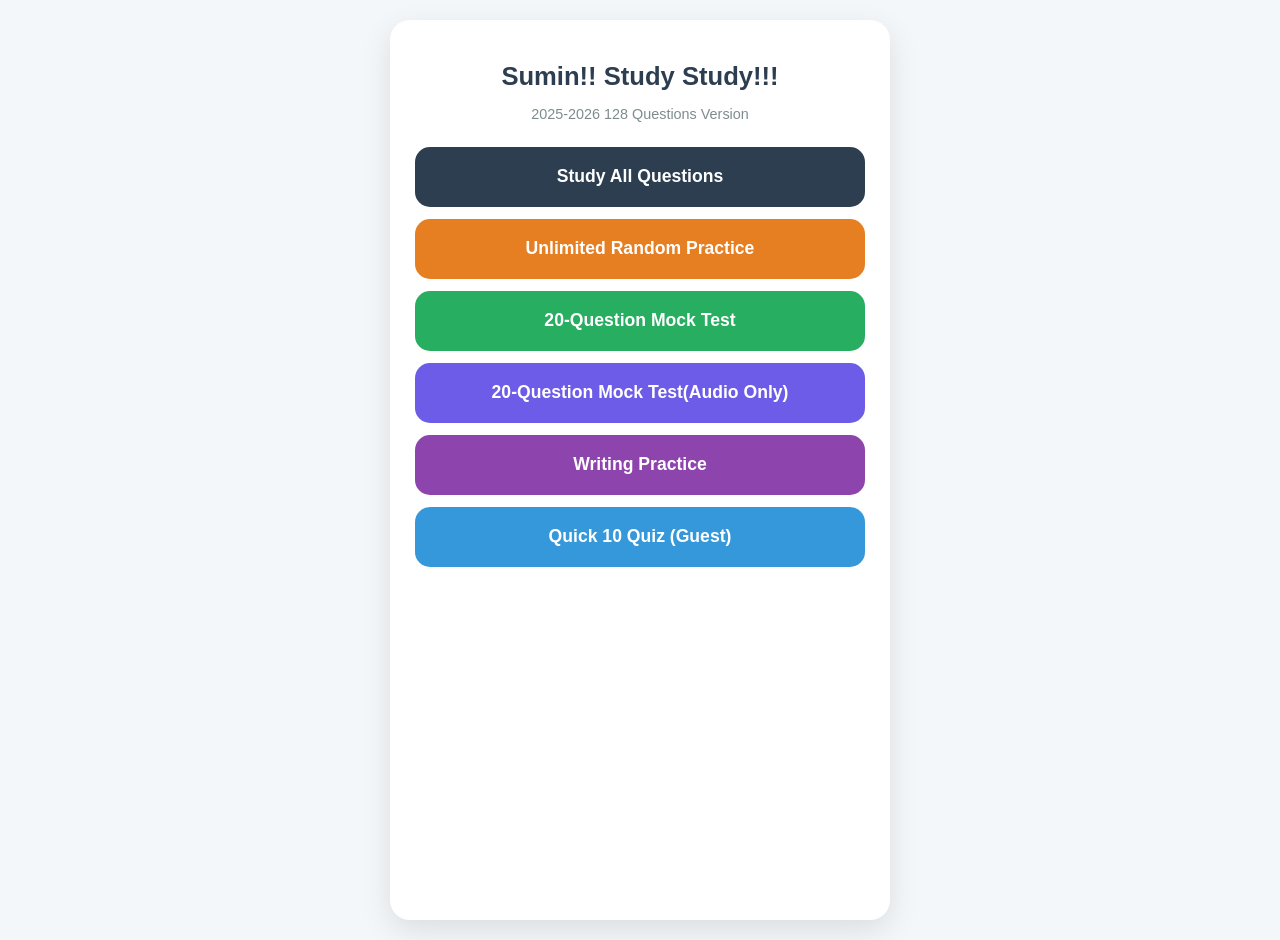
<file: index.html>
<!DOCTYPE html>
<html lang="En">
<head>
    <meta charset="UTF-8">
    <meta name="viewport" content="width=device-width, initial-scale=1.0, maximum-scale=1.0, user-scalable=no">
    <title>Sumin!! Study Study!!!</title>
    <link rel="stylesheet" href="style.css">
</head>
<body>
    <div class="card">
        <h1>Sumin!! Study Study!!!</h1>
        <p class="subtitle">2025-2026 128 Questions Version</p>
        <div style="margin-top: 20px;">
            <a href="study_list.html" class="btn" style="background: var(--secondary); color: white;">Study All Questions</a>
            <a href="random_drill.html" class="btn" style="background: var(--accent); color: white;">Unlimited Random Practice</a>
            <a href="mock_exam.html" class="btn" style="background: var(--success); color: white;">20-Question Mock Test</a>
            <a href="listening_test.html" class="btn" style="background: #6c5ce7; color: white;">20-Question Mock Test(Audio Only)</a>
            <a href="writing_test.html" class="btn" style="background: var(--writing); color: white;">Writing Practice</a>
            <a href="mock_exam_quick.html" class="btn" style="background: var(--primary); color: white;">Quick 10 Quiz (Guest)</a>
            
        </div>
    </div>
</body>
</html>
</file>
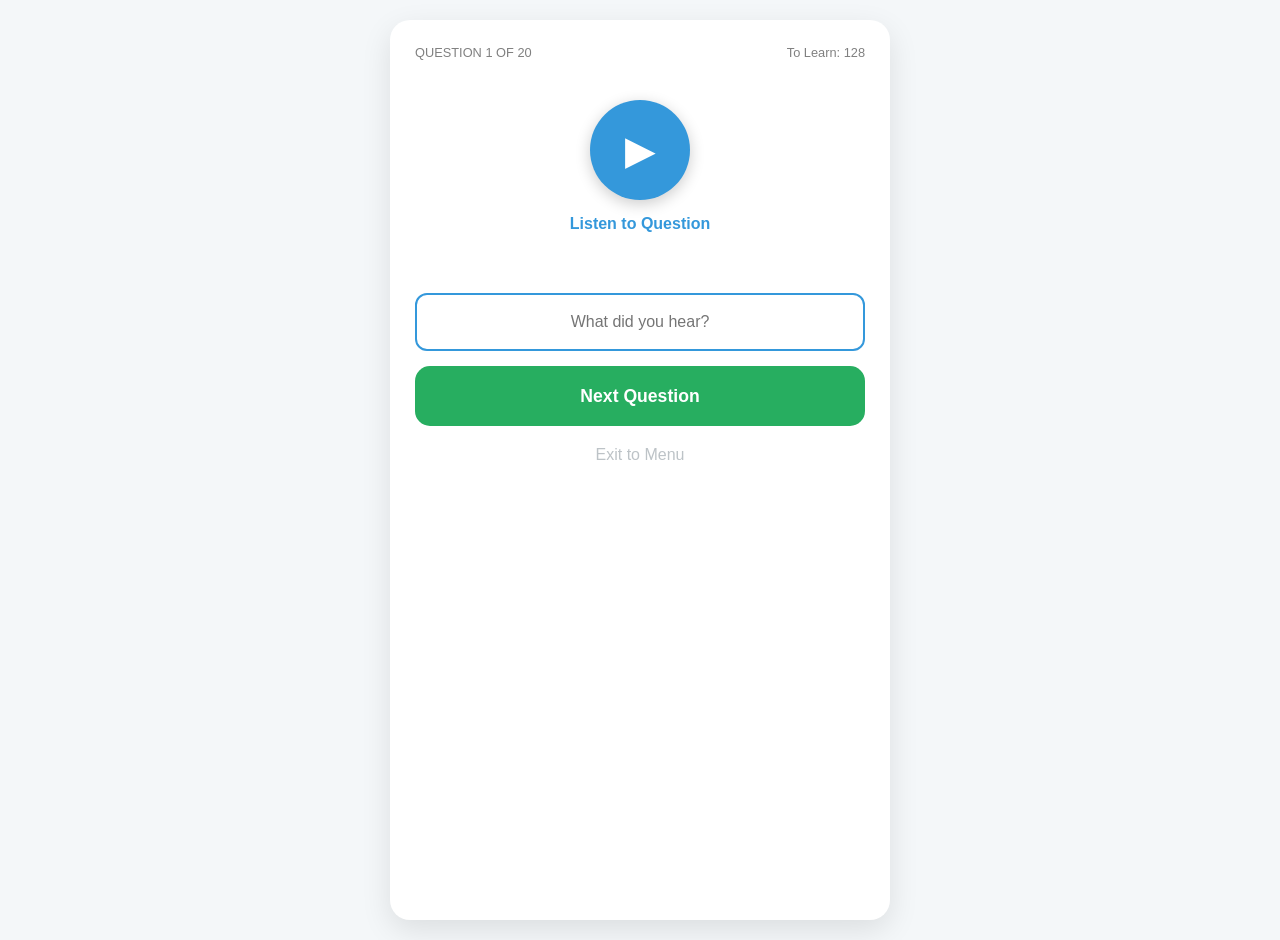
<file: listening_test.html>
<!DOCTYPE html>
<html lang="en">
<head>
    <meta charset="UTF-8">
    <meta name="viewport" content="width=device-width, initial-scale=1.0, maximum-scale=1.0, user-scalable=no">
    <title>Listening Test</title>
    <link rel="stylesheet" href="style.css">
    <script src="questions.js"></script>
    <script src="utils.js"></script>
    <script src="mastery.js"></script>
</head>
<body>
    <div class="card">
        <div id="exam-ui">
            <div id="exam-info" style="display:flex; justify-content:space-between; font-size:0.8rem; color:gray; margin-bottom:10px;">
                <span id="p-text"></span>
                <span id="remaining-info"></span>
            </div>
            
            <div style="text-align:center; margin: 40px 0;">
                <button onclick="playNow()" style="background:var(--primary); border:none; border-radius:50%; width:100px; height:100px; cursor:pointer; font-size:40px; color:white; box-shadow: 0 4px 15px rgba(0,0,0,0.2);">▶</button>
                <p style="margin-top:15px; color:var(--primary); font-weight:bold;">Listen to Question</p>
            </div>
            
            <div id="q-text" style="display:none;"></div> 

            <input type="text" id="user-ans" placeholder="What did you hear?" autocomplete="off" style="margin-top:20px;">
            <button class="btn" style="background:var(--success); color:white;" onclick="next()">Next Question</button>
        </div>

        <div id="result-ui" style="display:none;">
            <h1>Listening Result</h1>
            <h2 id="score" style="text-align:center; color:var(--primary); font-size:2.5rem; margin:10px 0;"></h2>
            <p id="pass-fail" style="text-align:center; font-weight:bold; margin-bottom:10px;"></p>
            <div id="mastery-info" style="text-align:center; font-size:0.9rem; margin-bottom:20px; color:#666;"></div>
            
            <div id="review" style="font-size:0.85rem; max-height:35vh; overflow-y:auto; border-top:1px solid #eee;"></div>
            
            <button class="btn" style="background:var(--primary); color:white; margin-top:20px;" onclick="location.reload()">Next 20 Questions</button>
            <button class="btn" style="background:var(--secondary); color:white; margin-top:10px;" onclick="resetMastery()">Reset All Progress</button>
        </div>
        <a href="index.html" class="back-link">Exit to Menu</a>
    </div>

  <script>
    // mastery.js 함수 사용
    let availableQs = getAvailableQuestions(quizData);
    
    if (availableQs.length === 0) {
        alert("All questions mastered! Resetting for review.");
        if(resetAllProgress()) location.reload();
    }

    let examCount = Math.min(20, availableQs.length);
    let qs = [...availableQs].sort(() => Math.random() - 0.5).slice(0, examCount);
    
    let idx = 0, userAns = [], sessionCorrectIds = [];

    function show() {
        document.getElementById('p-text').innerText = `QUESTION ${idx + 1} OF ${examCount}`;
        document.getElementById('remaining-info').innerText = `To Learn: ${availableQs.length}`;
        document.getElementById('user-ans').value = "";
        document.getElementById('user-ans').focus();
        setTimeout(playNow, 500);
    }

    function playNow() { playQuestionAudio(qs[idx].id); }

    function next() {
        const currentAns = document.getElementById('user-ans').value;
        userAns.push(currentAns);
        
        if (checkIsCorrect(currentAns, qs[idx].a, qs[idx].q)) {
            sessionCorrectIds.push(qs[idx].id);
        }
        if (++idx < examCount) show(); else finish();
    }

    function finish() {
        // 일괄 저장
        saveMultipleMasteredIds(sessionCorrectIds);

        document.getElementById('exam-ui').style.display = 'none';
        document.getElementById('result-ui').style.display = 'block';
        
        let score = 0, html = "";
        qs.forEach((q, i) => {
            const isCorrect = checkIsCorrect(userAns[i], q.a, q.q);
            if (isCorrect) score++;
            html += `<div style="border-bottom:1px solid #eee; padding:12px 0;">
                <div style="font-weight:bold;">${q.id}. ${q.q}</div>
                <div style="color:${isCorrect ? 'var(--success)' : '#e74c3c'}">My: ${userAns[i] || "(Empty)"} ${isCorrect ? '✓' : '✗'}</div>
                <div style="color:gray; font-size:0.8rem;">A: ${q.a}</div>
            </div>`;
        });

        const stats = getMasteryStats(quizData.length);
        document.getElementById('score').innerText = `${score} / ${examCount}`;
        document.getElementById('mastery-info').innerText = `Progress: ${stats.count} / ${quizData.length} Mastered (${stats.percent}%)`;
        
        const pf = document.getElementById('pass-fail');
        pf.innerText = score >= (examCount * 0.6) ? "GOOD JOB!" : "KEEP LISTENING!";
        pf.style.color = score >= (examCount * 0.6) ? "var(--success)" : "#e74c3c";
        document.getElementById('review').innerHTML = html;
    }

    function resetMastery() {
        if(resetAllProgress()) location.reload();
    }

    document.getElementById('user-ans').addEventListener('keypress', (e) => { if(e.key==='Enter') next(); });
    show();
</script>
</body>
</html>
</file>
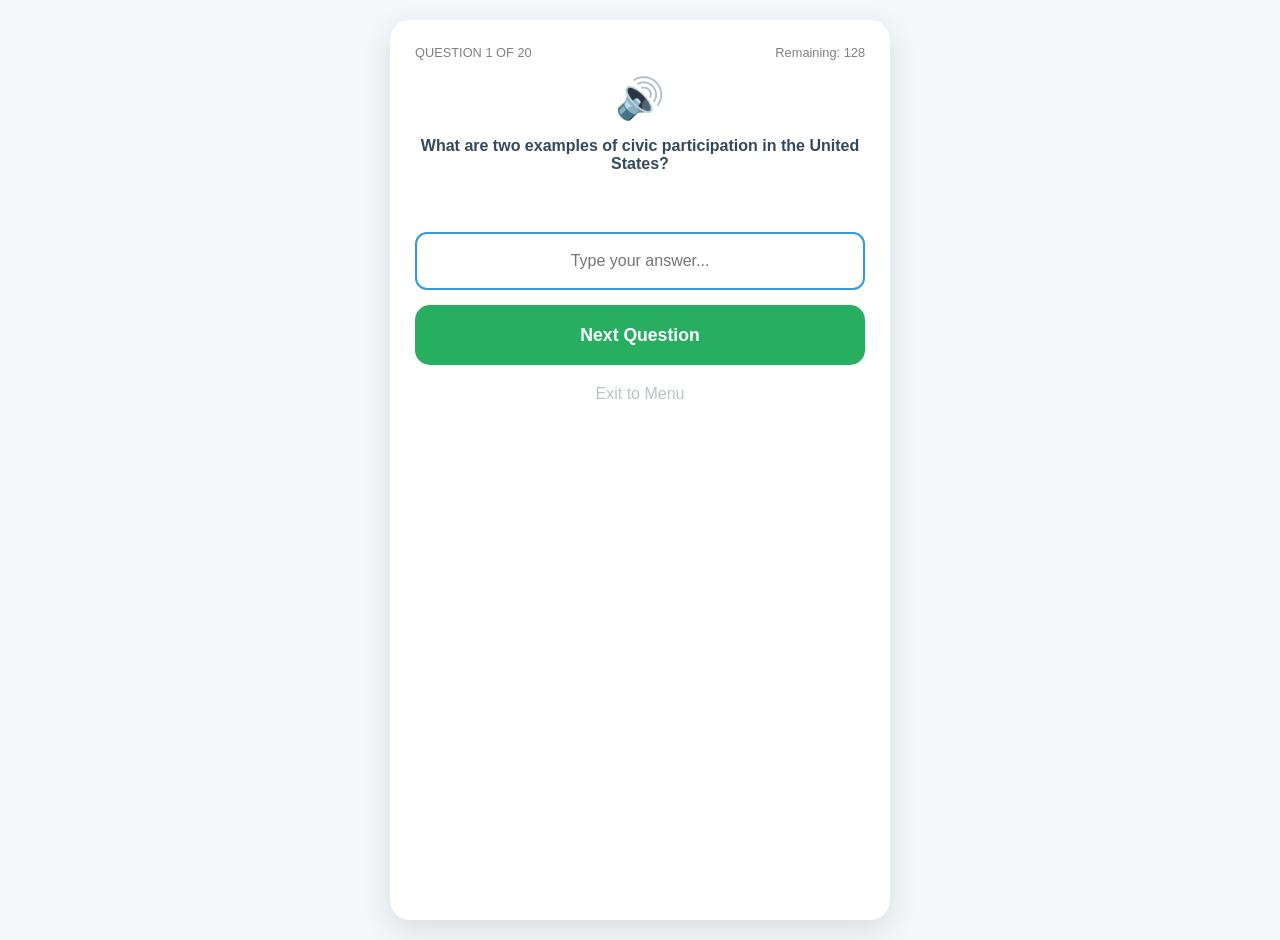
<file: mock_exam.html>
<!DOCTYPE html>
<html lang="en">
<head>
    <meta charset="UTF-8">
    <meta name="viewport" content="width=device-width, initial-scale=1.0, maximum-scale=1.0, user-scalable=no">
    <title>Mock Exam</title>
    <link rel="stylesheet" href="style.css">
    <script src="questions.js"></script>
    <script src="utils.js"></script>
    <script src="mastery.js"></script>
</head>
<body>
    <div class="card">
        <div id="exam-ui">
            <div id="exam-info" style="display:flex; justify-content:space-between; font-size:0.8rem; color:gray; margin-bottom:10px;">
                <span id="p-text"></span>
                <span id="remaining-info"></span>
            </div>
            
            <div style="text-align:center; margin: 15px 0;">
                <span class="speaker-icon" onclick="speakNow()" style="font-size: 40px; cursor: pointer;">🔊</span>
            </div>
            
            <div id="q-text" class="question" style="margin-bottom:20px; min-height:60px; text-align:center;"></div>
            <input type="text" id="user-ans" placeholder="Type your answer..." autocomplete="off">
            <button class="btn" style="background:var(--success); color:white;" onclick="next()">Next Question</button>
        </div>

        <div id="result-ui" style="display:none;">
            <h1>Exam Result</h1>
            <h2 id="score" style="text-align:center; color:var(--primary); font-size:2.5rem; margin:10px 0;"></h2>
            <p id="pass-fail" style="text-align:center; font-weight:bold; margin-bottom:10px;"></p>
            
            <div id="mastery-info" style="text-align:center; font-size:0.9rem; margin-bottom:20px; color:#666;"></div>
            
            <div id="review" style="font-size:0.85rem; max-height:35vh; overflow-y:auto; border-top:1px solid #eee;"></div>
            
            <button class="btn" style="background:var(--primary); color:white; margin-top:20px;" onclick="location.reload()">Next 20 Questions</button>
            <button class="btn" style="background:var(--secondary); color:white; margin-top:10px;" onclick="resetMastery()">Reset All Progress</button>
        </div>
        <a href="index.html" class="back-link">Exit to Menu</a>
    </div>

  <script>
    // mastery.js 함수 사용
    let availableQs = getAvailableQuestions(quizData);
    
    if (availableQs.length === 0) {
        alert("Congratulations! You've mastered all questions. Resetting for review.");
        if(resetAllProgress()) location.reload();
    }

    let examCount = Math.min(20, availableQs.length);
    let qs = [...availableQs].sort(() => Math.random() - 0.5).slice(0, examCount);
    
    let idx = 0, userAns = [], sessionCorrectIds = [];

    function show() {
        document.getElementById('p-text').innerText = `QUESTION ${idx + 1} OF ${examCount}`;
        document.getElementById('remaining-info').innerText = `Remaining: ${availableQs.length}`;
        document.getElementById('q-text').innerText = qs[idx].q;
        document.getElementById('user-ans').value = "";
        document.getElementById('user-ans').focus();
        setTimeout(speakNow, 500);
    }

    function speakNow() { playQuestionAudio ? playQuestionAudio(qs[idx].id) : speakText(qs[idx].q); }

    function next() {
        const currentAns = document.getElementById('user-ans').value;
        userAns.push(currentAns);
        
        if (checkIsCorrect(currentAns, qs[idx].a, qs[idx].q)) {
            sessionCorrectIds.push(qs[idx].id);
        }
        if (++idx < examCount) show(); else finish();
    }

    function finish() {
        if(window.speechSynthesis) window.speechSynthesis.cancel();
        
        // 맞힌 문제들 일괄 저장
        saveMultipleMasteredIds(sessionCorrectIds);

        document.getElementById('exam-ui').style.display = 'none';
        document.getElementById('result-ui').style.display = 'block';
        
        let score = 0, html = "";
        qs.forEach((q, i) => {
            const isCorrect = checkIsCorrect(userAns[i], q.a, q.q);
            if (isCorrect) score++;
            html += `<div style="border-bottom:1px solid #eee; padding:12px 0;">
                <div style="font-weight:bold;">${q.id}. ${q.q}</div>
                <div style="color:${isCorrect ? 'var(--success)' : '#e74c3c'}">My: ${userAns[i] || "(Empty)"} ${isCorrect ? '✓' : '✗'}</div>
                <div style="color:gray; font-size:0.8rem;">Correct: ${q.a}</div>
            </div>`;
        });

        // 통계 정보 업데이트
        const stats = getMasteryStats(quizData.length);
        document.getElementById('score').innerText = `${score} / ${examCount}`;
        document.getElementById('mastery-info').innerText = `Total Progress: ${stats.count} / ${quizData.length} Mastered (${stats.percent}%)`;
        
        const pf = document.getElementById('pass-fail');
        pf.innerText = score >= (examCount * 0.6) ? "PASSED!" : "KEEP STUDYING!";
        pf.style.color = score >= (examCount * 0.6) ? "var(--success)" : "#e74c3c";
        document.getElementById('review').innerHTML = html;
    }

    function resetMastery() {
        if(resetAllProgress()) location.reload();
    }

    document.getElementById('user-ans').addEventListener('keypress', (e) => { if(e.key==='Enter') next(); });
    show();
</script>
</body>
</html>
</file>
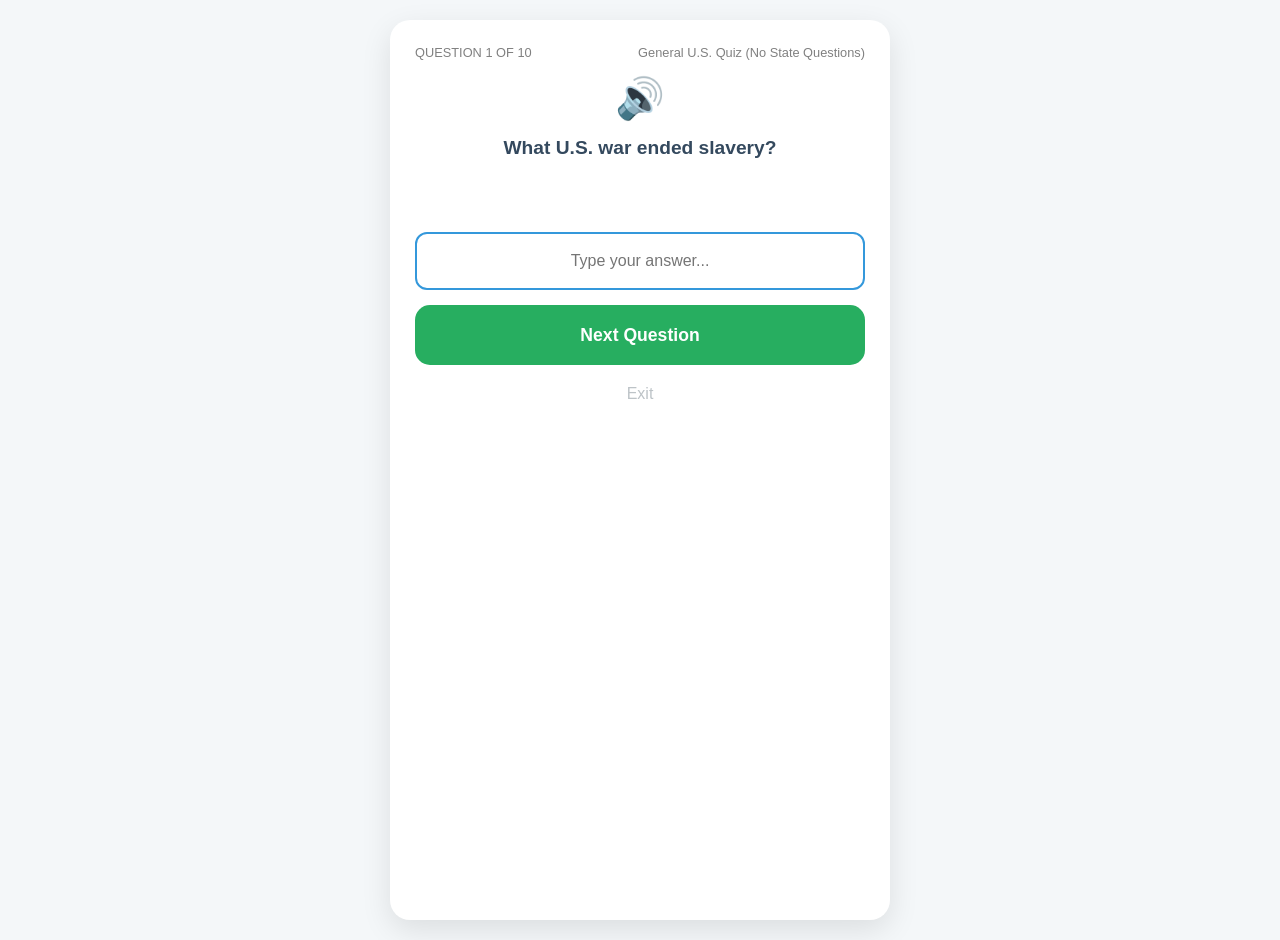
<file: mock_exam_quick.html>
<!DOCTYPE html>
<html lang="en">
<head>
    <meta charset="UTF-8">
    <meta name="viewport" content="width=device-width, initial-scale=1.0, maximum-scale=1.0, user-scalable=no">
    <title>Quick 10 Quiz (Guest)</title>
    <link rel="stylesheet" href="style.css">
    <script src="questions.js"></script>
    <script src="utils.js"></script>
</head>
<body>
    <div class="card">
        <div id="exam-ui">
            <div style="display:flex; justify-content:space-between; font-size:0.8rem; color:gray; margin-bottom:10px;">
                <span id="p-text"></span>
                <span>General U.S. Quiz (No State Questions)</span>
            </div>
            <div style="text-align:center; margin: 15px 0;"><span class="speaker-icon" onclick="speakNow()" style="font-size: 40px; cursor: pointer;">🔊</span></div>
            <div id="q-text" class="question" style="margin-bottom:20px; min-height:60px; text-align:center; font-size:1.2rem;"></div>
            <input type="text" id="user-ans" placeholder="Type your answer..." autocomplete="off">
            <button class="btn" style="background:var(--success); color:white;" onclick="next()">Next Question</button>
        </div>

        <div id="result-ui" style="display:none;">
            <h1>Quiz Result</h1>
            <h2 id="score" style="text-align:center; color:var(--primary); font-size:2.5rem; margin:10px 0;"></h2>
            <div id="review" style="font-size:0.85rem; max-height:40vh; overflow-y:auto; border-top:1px solid #eee;"></div>
            <button class="btn" style="background:var(--primary); color:white; margin-top:20px;" onclick="location.reload()">Play Again</button>
            <a href="index.html" class="btn" style="background:var(--secondary); color:white; text-decoration:none; display:block; text-align:center; margin-top:10px;">Back to Menu</a>
        </div>
        <a href="index.html" class="back-link">Exit</a>
    </div>

    <script>
        // 1. 주 관련 문제(23, 29, 61, 62)를 제외한 데이터 생성
        const filteredData = quizData.filter(q => ![23, 29, 61, 62].includes(q.id));
        
        // 2. 제외된 리스트에서 무작위 10개 추출
        let qs = [...filteredData].sort(() => Math.random() - 0.5).slice(0, 10);
        let idx = 0, userAns = [];

        function show() {
            document.getElementById('p-text').innerText = `QUESTION ${idx + 1} OF 10`;
            document.getElementById('q-text').innerText = qs[idx].q;
            document.getElementById('user-ans').value = "";
            document.getElementById('user-ans').focus();
            setTimeout(speakNow, 500);
        }

        function speakNow() { speakText(qs[idx].q); }

        function next() {
            userAns.push(document.getElementById('user-ans').value);
            if (++idx < 10) show(); else finish();
        }

        function finish() {
            window.speechSynthesis.cancel();
            document.getElementById('exam-ui').style.display = 'none';
            document.getElementById('result-ui').style.display = 'block';
            let score = 0, html = "";
            qs.forEach((q, i) => {
                // finish 함수 내부 (forEach 문 안에서)
                const isCorrect = checkIsCorrect(userAns[i], q.a, q.q); 
                if (isCorrect) score++;
                html += `<div style="border-bottom:1px solid #eee; padding:12px 0;">
                    <div style="font-weight:bold;">${q.id}. ${q.q}</div>
                    <div style="color:${isCorrect ? 'var(--success)' : '#e74c3c'}">My: ${userAns[i] || "(Empty)"} ${isCorrect ? '✓' : '✗'}</div>
                    <div style="color:gray; font-size:0.8rem;">Correct: ${q.a}</div>
                </div>`;
            });
            document.getElementById('score').innerText = `${score} / 10`;
            document.getElementById('review').innerHTML = html;
        }

        document.getElementById('user-ans').addEventListener('keypress', (e) => { if(e.key==='Enter') next(); });
        show();
    </script>
</body>
</html>
</file>
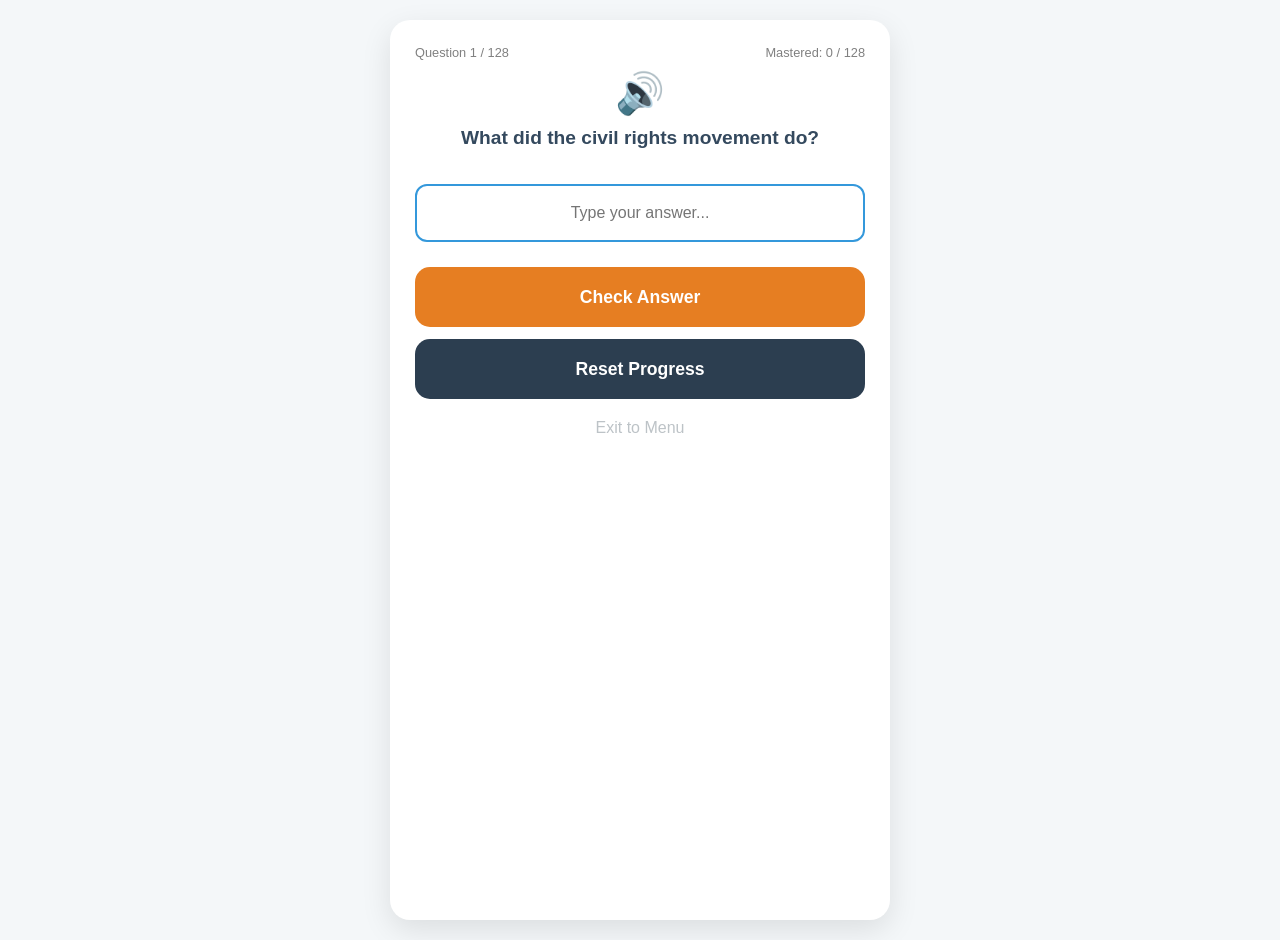
<file: random_drill.html>
<!DOCTYPE html>
<html lang="en">
<head>
    <meta charset="UTF-8">
    <meta name="viewport" content="width=device-width, initial-scale=1.0, maximum-scale=1.0, user-scalable=no">
    <title>Random Practice</title>
    <link rel="stylesheet" href="style.css">
    <script src="questions.js"></script>
    <script src="utils.js"></script>
    <script src="mastery.js"></script>
</head>
<body>
    <div class="card">
        <div id="drill-ui">
            <div style="display:flex; justify-content:space-between; font-size:0.8rem; color:gray; margin-bottom:10px;">
                <span id="progress-text"></span>
                <span id="mastery-status"></span>
            </div>
            
            <div style="text-align:center; margin: 10px 0;">
                <span class="speaker-icon" onclick="speakNow()" style="font-size: 40px; cursor: pointer;">🔊</span>
            </div>

            <div id="q-text" class="question" style="font-size:1.2rem; margin-bottom:20px; text-align:center;"></div>
            
            <input type="text" id="user-ans" placeholder="Type your answer..." autocomplete="off">
            
            <div id="result-mark" style="text-align:center; font-size:1.5rem; font-weight:bold; margin-bottom:10px;"></div>

            <div id="ans-box" style="display:none; padding:15px; background:#f9f9f9; border-radius:10px; margin-bottom:15px;">
                <b id="ans-label"></b> <span id="real-ans"></span>
            </div>

            <button id="btn" class="btn" style="background:var(--accent); color:white;" onclick="handle()">Check Answer</button>
            <button class="btn" style="background:var(--secondary); color:white; margin-top:10px;" onclick="resetMastery()">Reset Progress</button>
        </div>
        
        <a href="index.html" class="back-link">Exit to Menu</a>
    </div>

  <script>
    // mastery.js 함수 사용
    let availableQs = getAvailableQuestions(quizData);
    let qs = [...availableQs].sort(() => Math.random() - 0.5);
    let idx = 0;

    function show() {
        if (qs.length === 0) {
            document.getElementById('drill-ui').innerHTML = `
                <h2 style="text-align:center;">All Mastered! 🎉</h2>
                <button class="btn" style="background:var(--primary); color:white;" onclick="resetMastery()">Start Over</button>
            `;
            return;
        }

        const stats = getMasteryStats(quizData.length);
        document.getElementById('progress-text').innerText = `Question ${idx + 1} / ${qs.length}`;
        document.getElementById('mastery-status').innerText = `Mastered: ${stats.count} / ${quizData.length}`;
        document.getElementById('q-text').innerText = qs[idx].q;
        document.getElementById('user-ans').value = "";
        document.getElementById('user-ans').disabled = false;
        document.getElementById('ans-box').style.display = 'none';
        document.getElementById('result-mark').innerText = "";
        document.getElementById('btn').innerText = "Check Answer";
        document.getElementById('user-ans').focus();
        setTimeout(speakNow, 500);
    }

    function speakNow() { playQuestionAudio ? playQuestionAudio(qs[idx].id) : speakText(qs[idx].q); }

    function handle() {
        const btn = document.getElementById('btn');
        const box = document.getElementById('ans-box');
        const mark = document.getElementById('result-mark');
        const user = document.getElementById('user-ans').value;

        if (box.style.display === 'none') {
            const isCorrect = checkIsCorrect(user, qs[idx].a, qs[idx].q);

            if (isCorrect) {
                mark.innerText = "CORRECT!";
                mark.style.color = "var(--success)";
                // 맞히는 즉시 공통 함수로 저장
                saveMasteredId(qs[idx].id);
            } else {
                mark.innerText = "WRONG!";
                mark.style.color = "#e74c3c";
            }
            
            document.getElementById('ans-label').innerText = isCorrect ? "Acceptable:" : "Correct Answer:";
            document.getElementById('real-ans').innerText = qs[idx].a;
            document.getElementById('user-ans').disabled = true;
            box.style.display = 'block';
            btn.innerText = "Next Question";
        } else {
            idx++;
            if (idx >= qs.length) {
                // 한 바퀴 돌면 다시 남은 문제 필터링
                availableQs = getAvailableQuestions(quizData);
                qs = [...availableQs].sort(() => Math.random() - 0.5);
                idx = 0;
            }
            show();
        }
    }

    function resetMastery() {
        if(resetAllProgress()) location.reload();
    }

    document.getElementById('user-ans').addEventListener('keypress', (e) => { if(e.key==='Enter') handle(); });
    show();
</script>
</body>
</html>
</file>
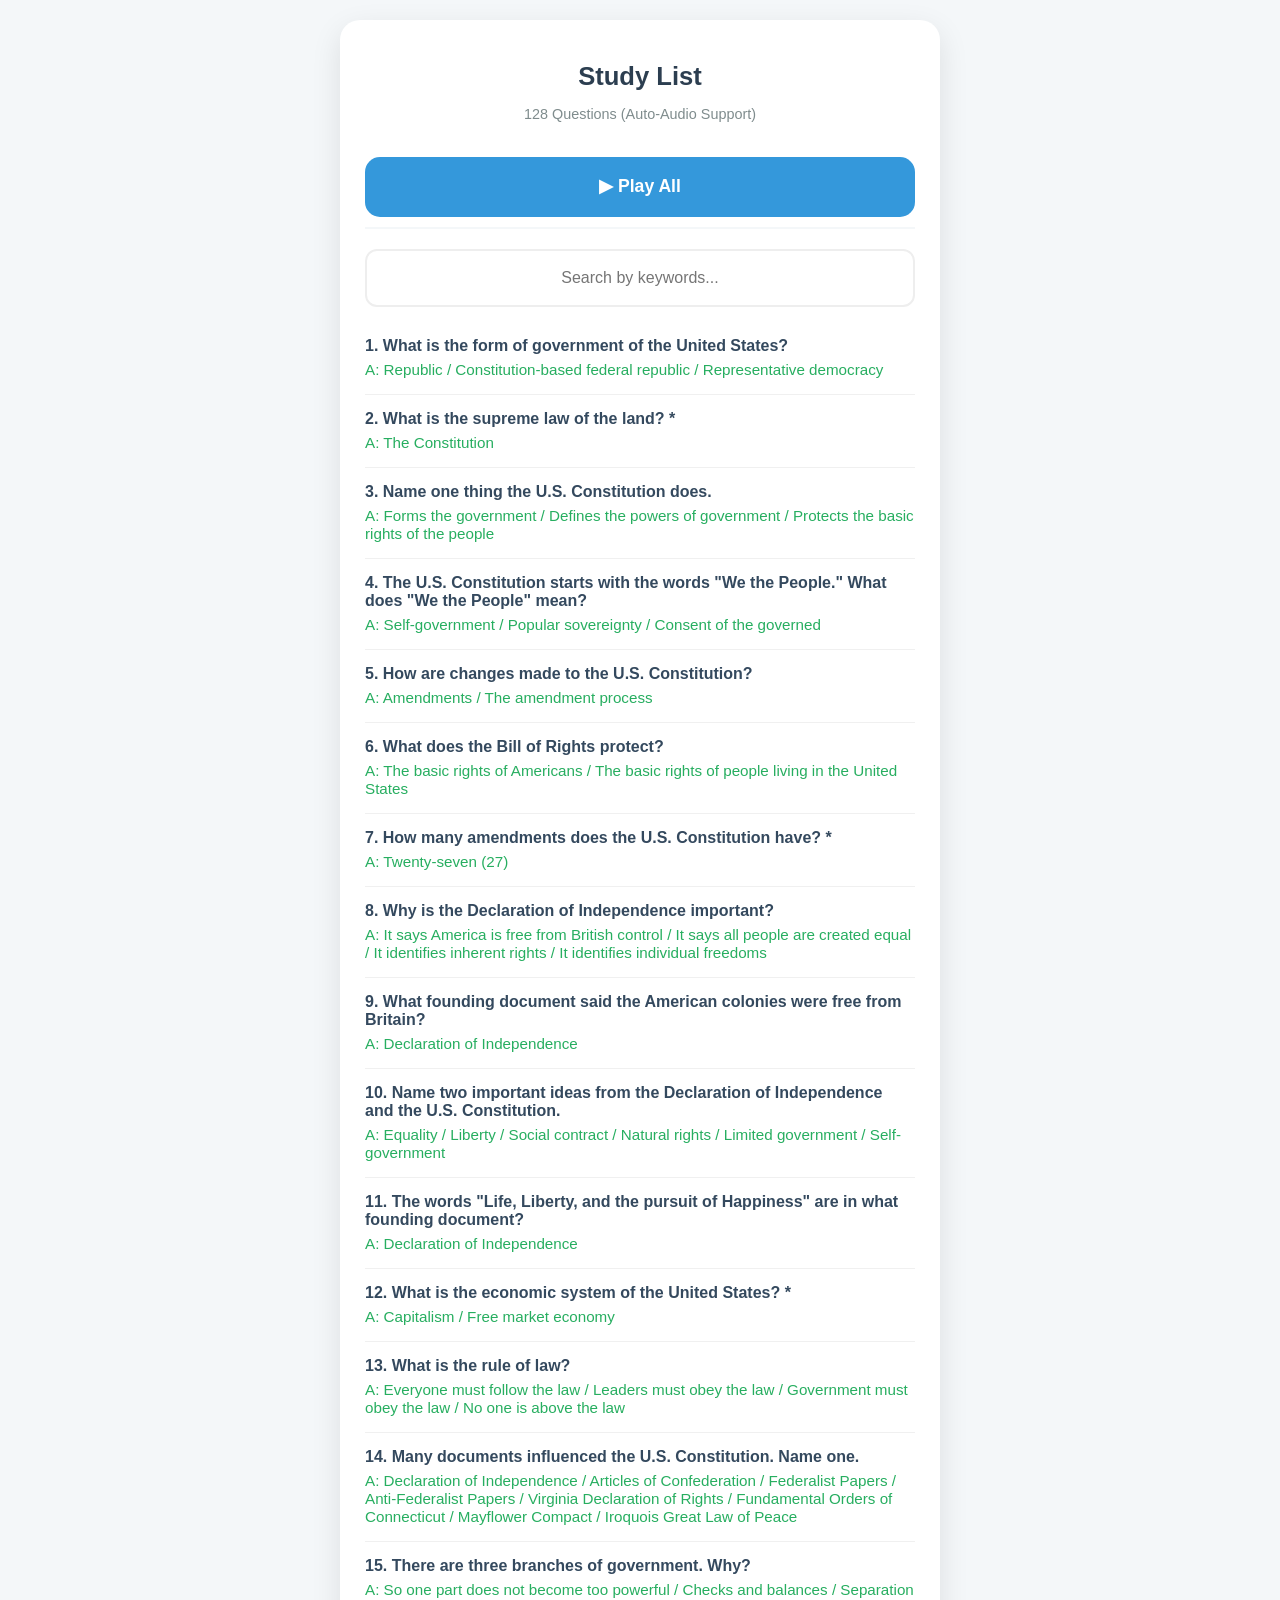
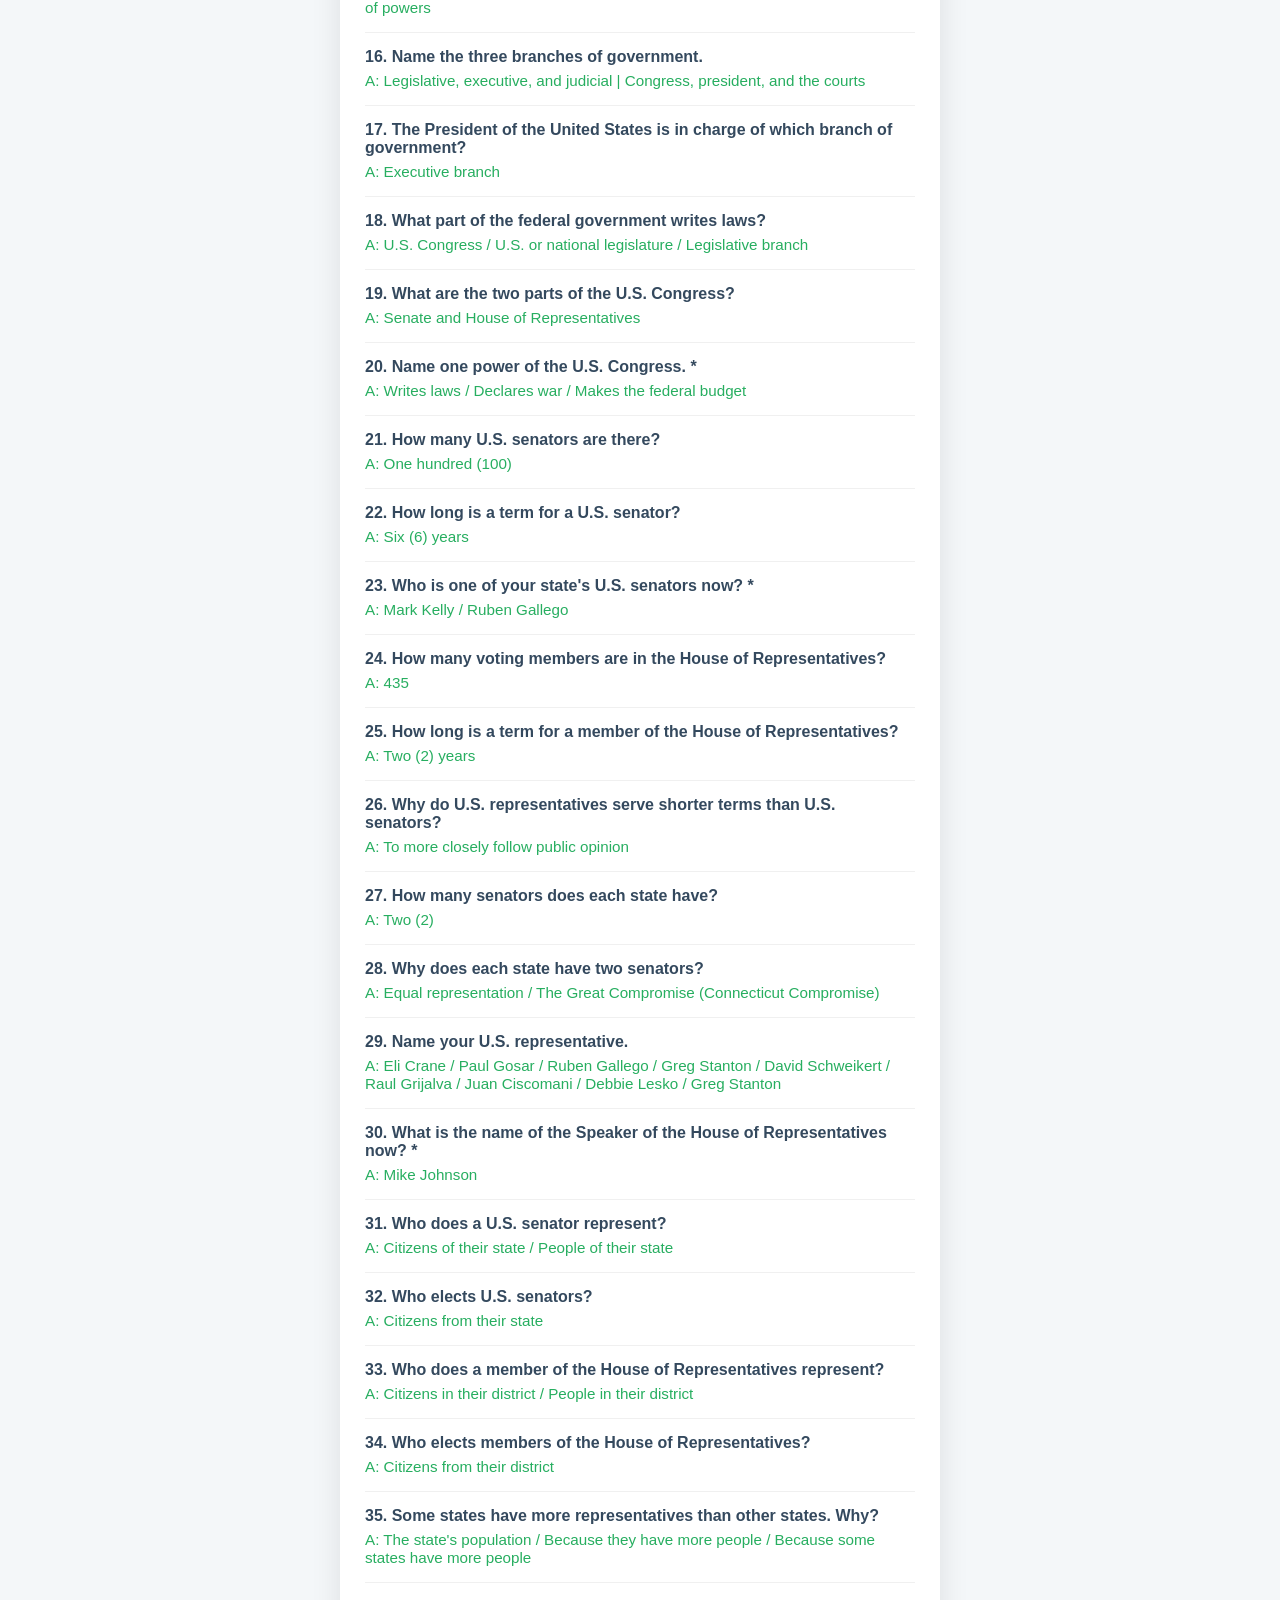
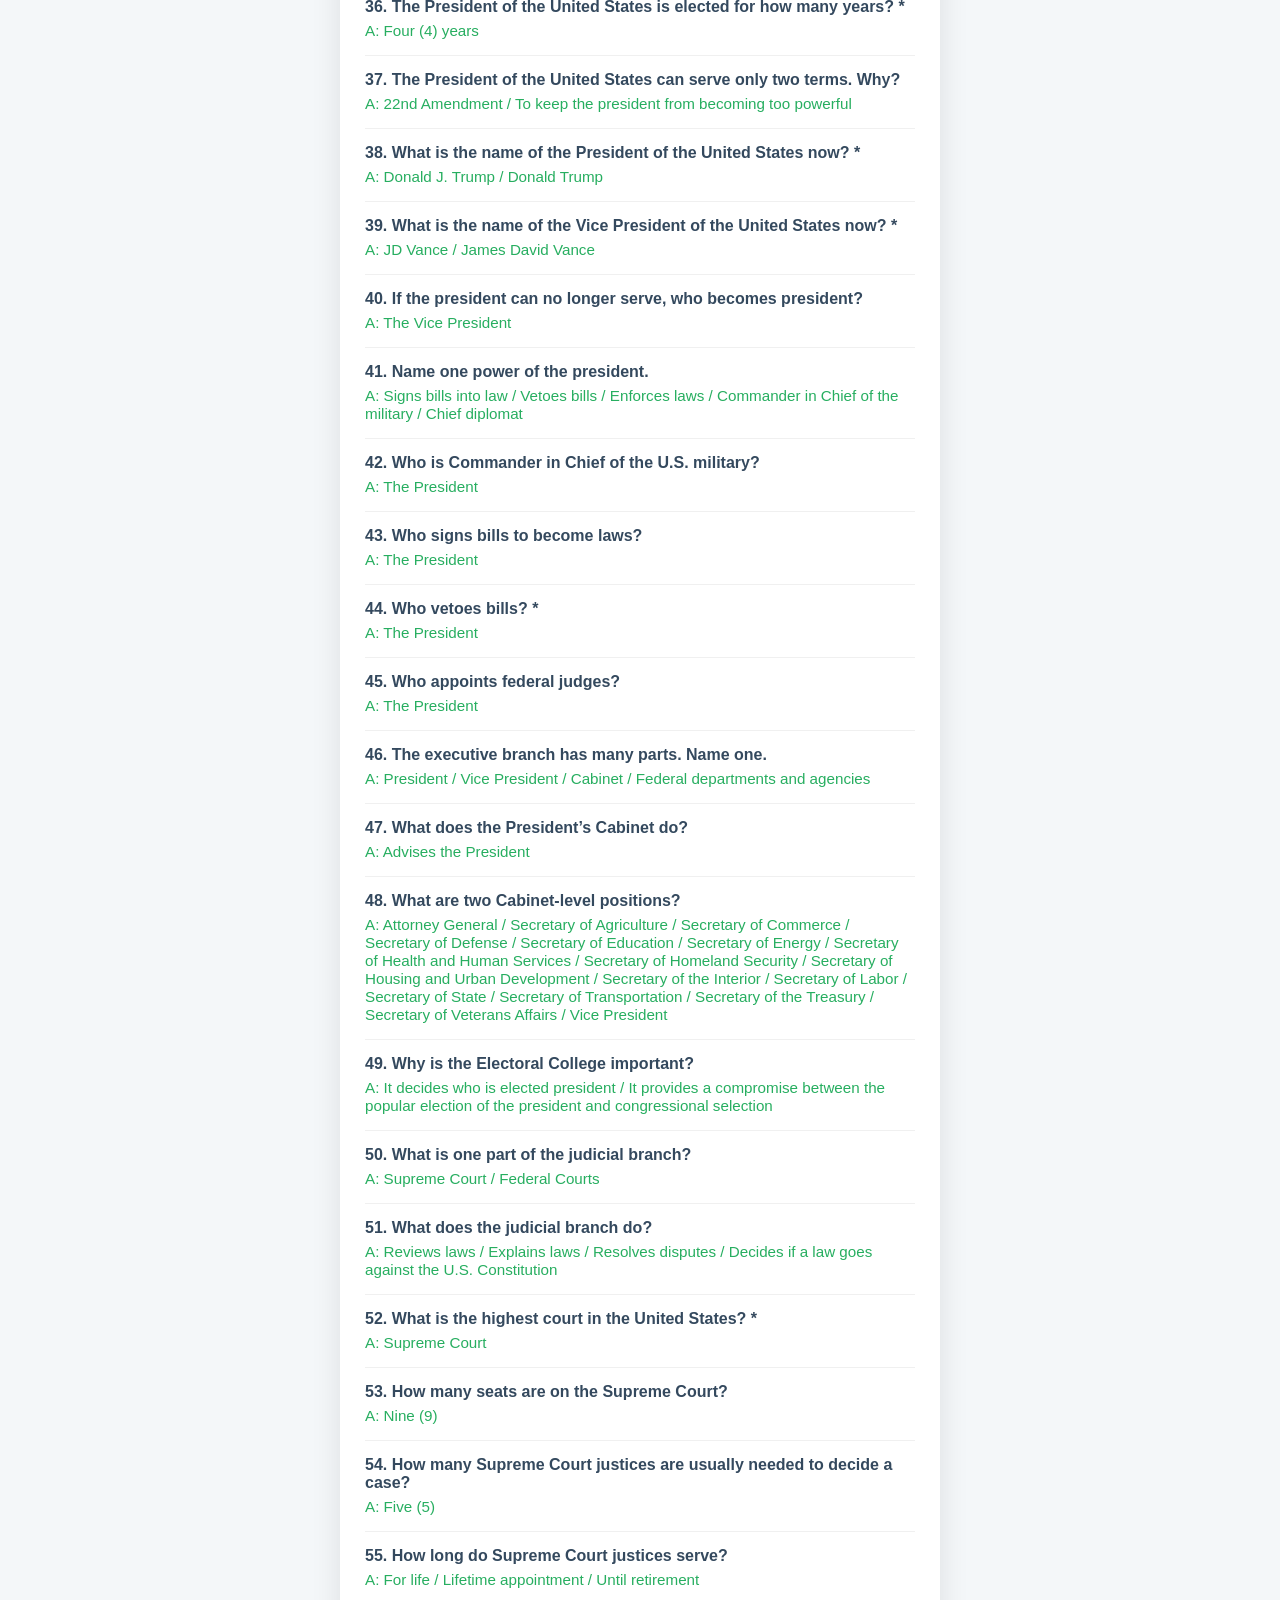
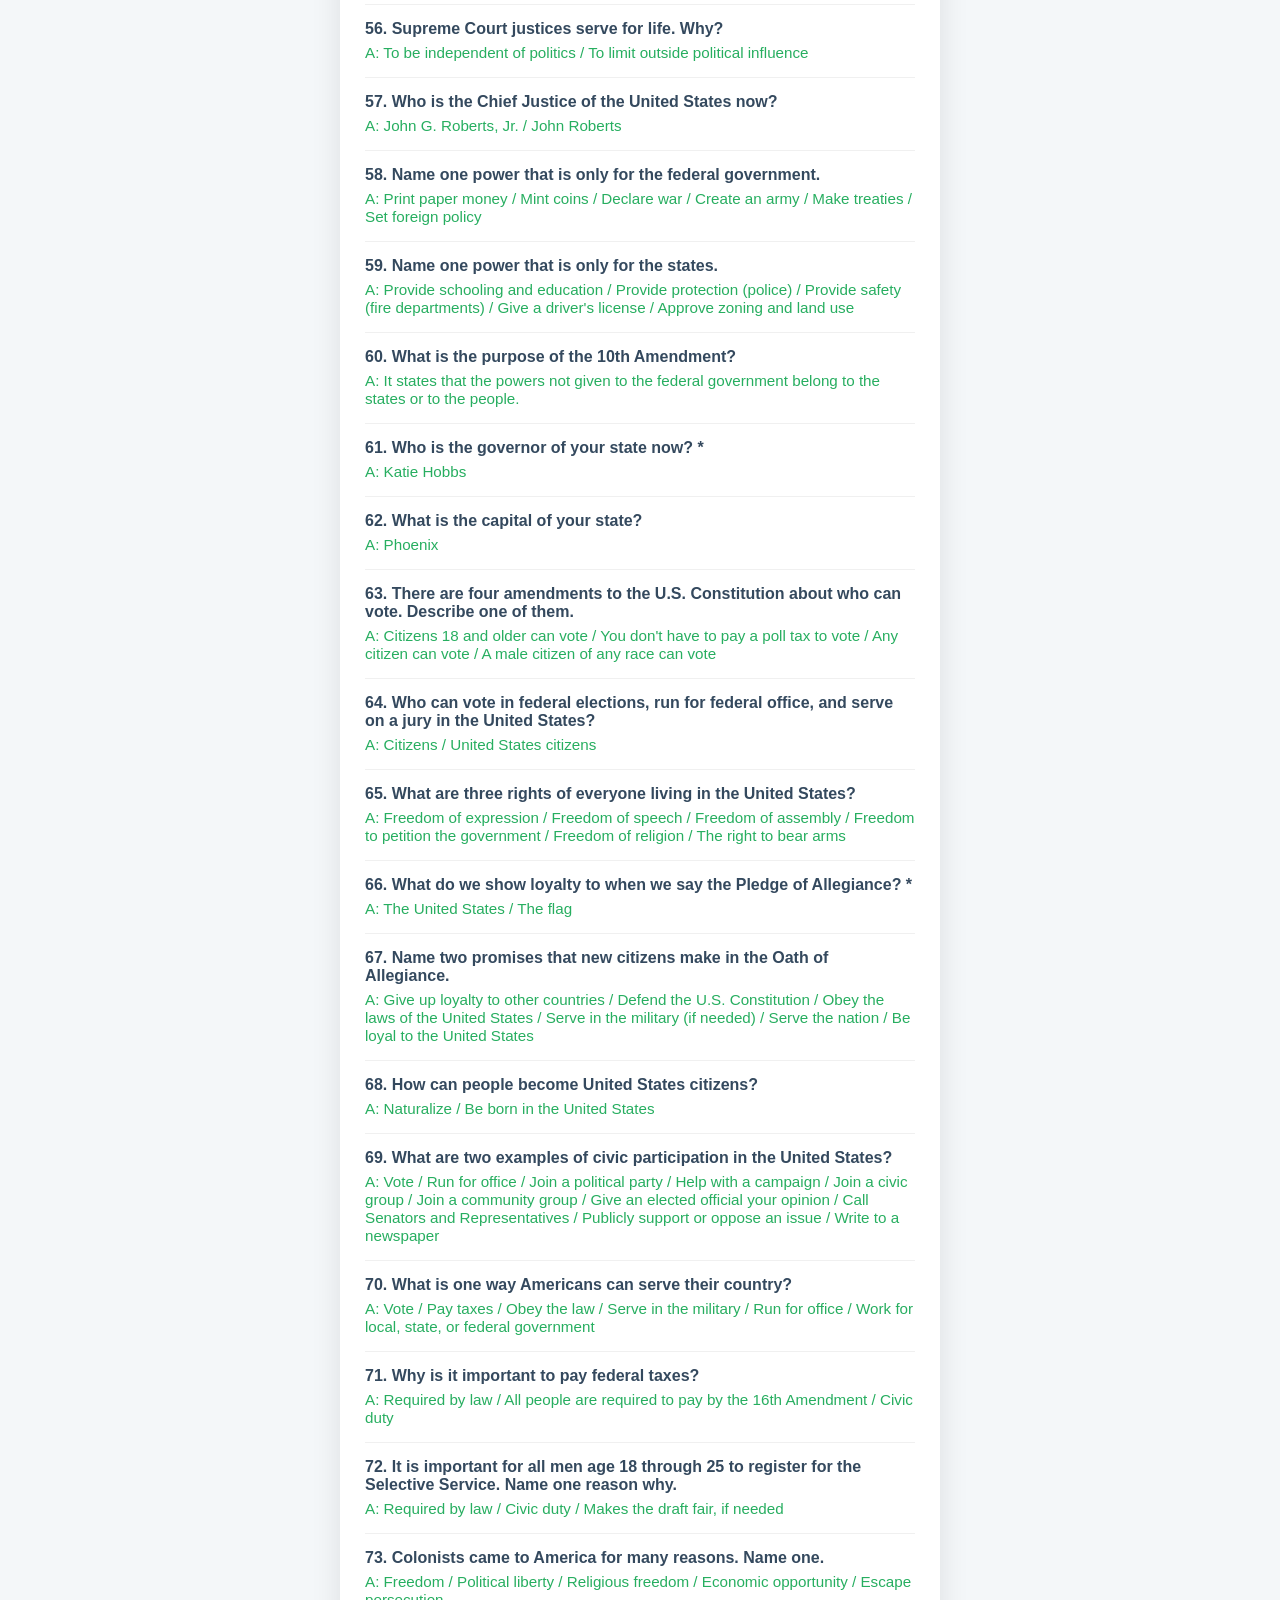
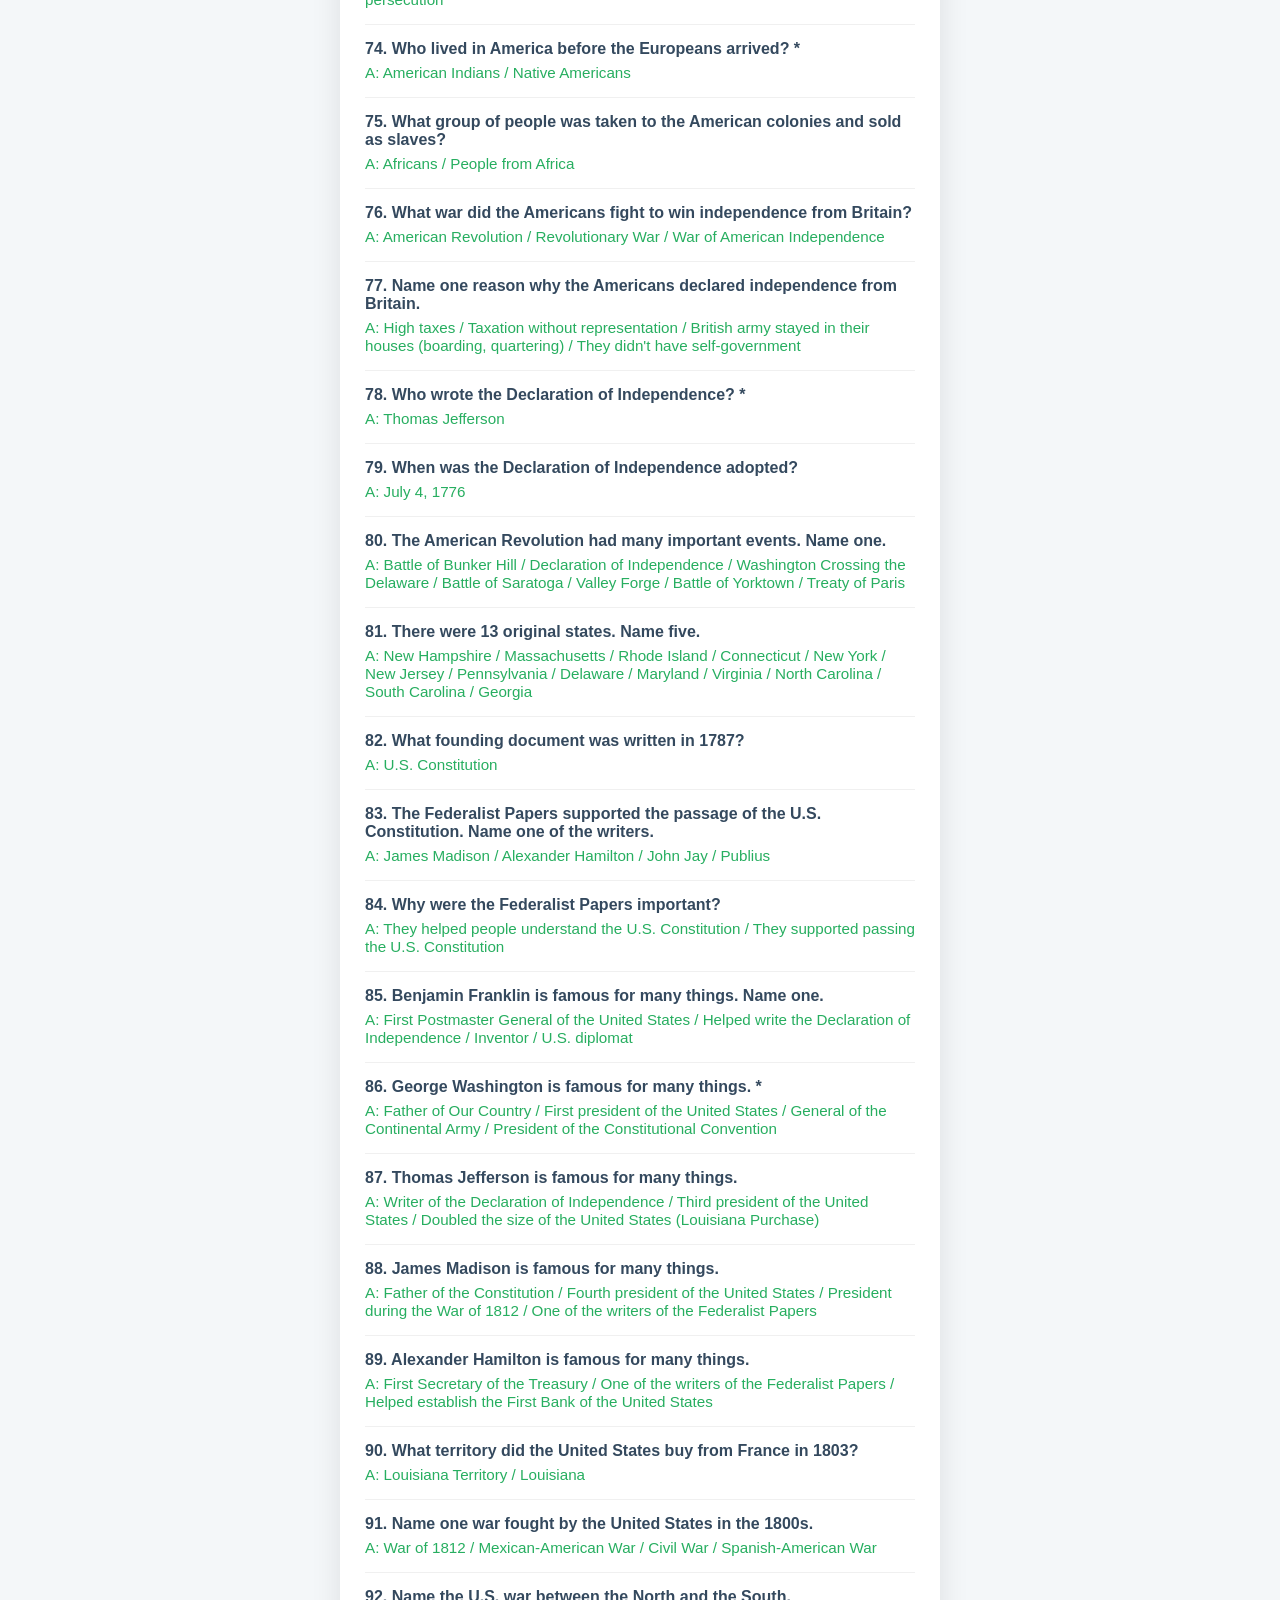
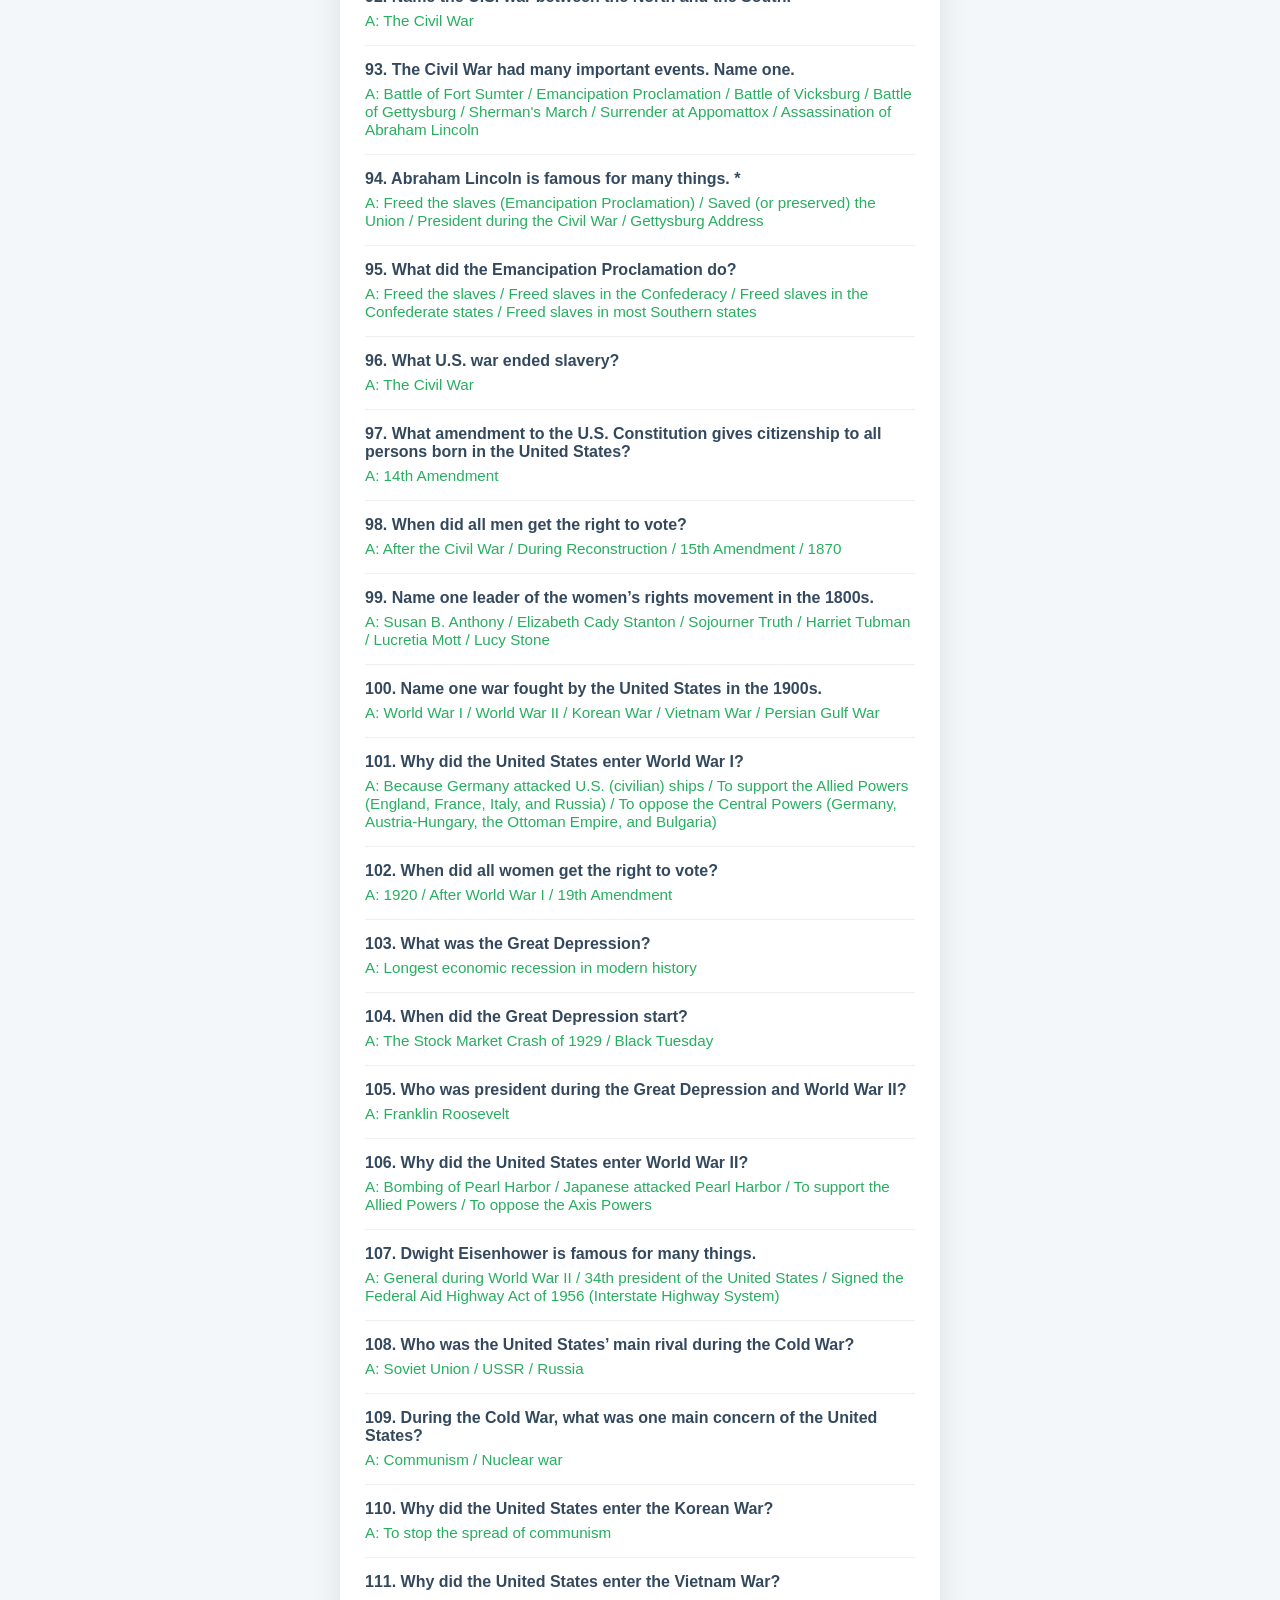
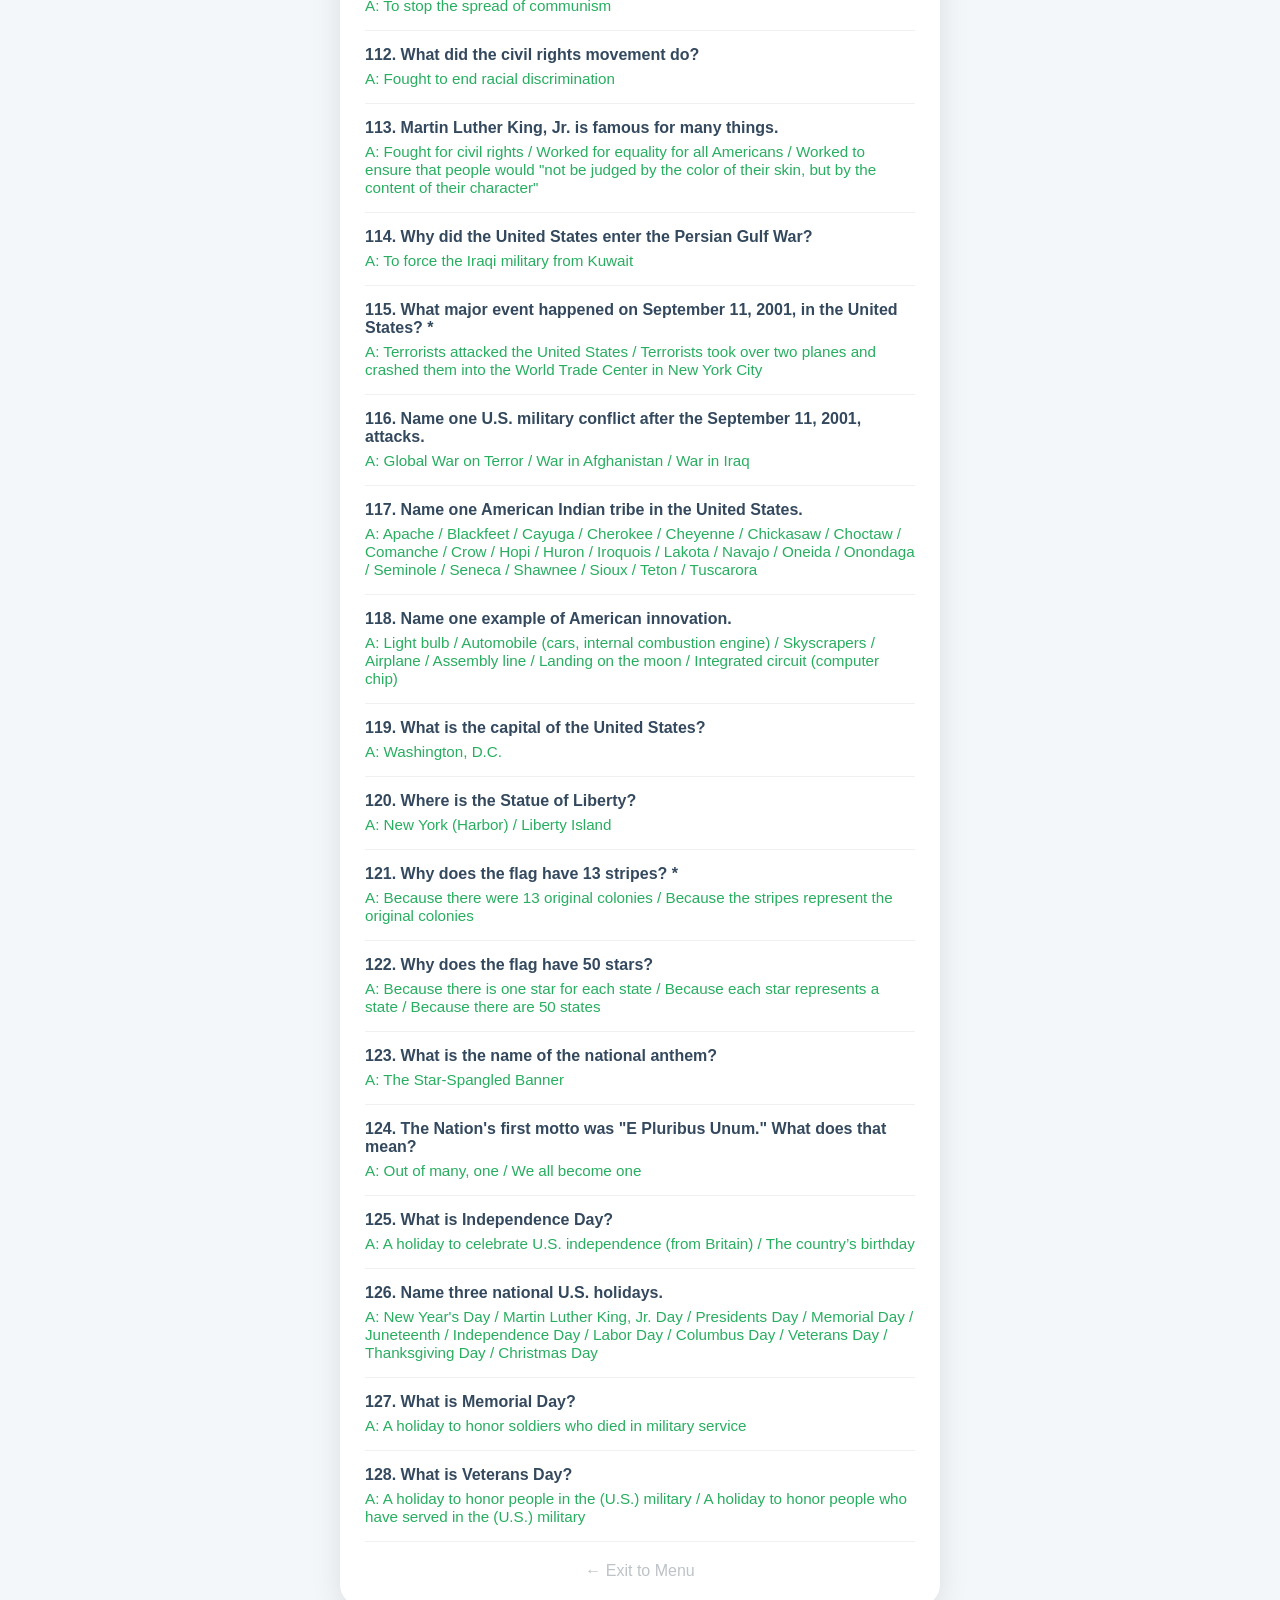
<file: study_list.html>
<!DOCTYPE html>
<html lang="en">
<head>
    <meta charset="UTF-8">
    <meta name="viewport" content="width=device-width, initial-scale=1.0">
    <title>AZ Civics - Study List</title>
    <link rel="stylesheet" href="style.css">
    <script src="questions.js"></script>
    <script src="utils.js"></script>
    <style>
        .play-controls {
            display: flex;
            gap: 10px;
            position: sticky;
            top: 0;
            background: var(--white);
            padding: 10px 0;
            z-index: 100;
            border-bottom: 2px solid var(--bg);
        }
        .playing {
            background: #fff3cd !important;
            border-left: 5px solid var(--accent);
        }
    </style>
</head>
<body>
    <div class="card" style="max-width: 600px;">
        <h1>Study List</h1>
        <p class="subtitle">128 Questions (Auto-Audio Support)</p>

        <div class="play-controls">
            <button id="btn-play-all" class="btn" style="background: var(--primary); color: white; margin:0;" onclick="startAutoPlay()">▶ Play All</button>
            <button id="btn-stop" class="btn" style="background: var(--secondary); color: white; margin:0; display:none;" onclick="stopAutoPlay()">■ Stop</button>
        </div>

        <input type="text" id="search" placeholder="Search by keywords..." onkeyup="render()" style="margin-top:20px;">
        
        <div id="list-container"></div>
        
        <a href="index.html" class="back-link">← Exit to Menu</a>
    </div>

    <script>
        let isPlaying = false;
        let currentPlayIdx = 0;

        function render() {
            const k = document.getElementById('search').value.toLowerCase();
            const container = document.getElementById('list-container');
            container.innerHTML = quizData
                .filter(i => i.q.toLowerCase().includes(k) || i.a.toLowerCase().includes(k))
                .map(i => `
                    <div class="q-item" id="q-row-${i.id}">
                        <span class="question">${i.id}. ${i.q}</span>
                        <span class="answer-text">A: ${i.a}</span>
                    </div>
                `).join('');
        }

        // 전체 재생 시작
        async function startAutoPlay() {
            if (isPlaying) return;
            isPlaying = true;
            document.getElementById('btn-play-all').style.display = 'none';
            document.getElementById('btn-stop').style.display = 'block';
            
            for (let i = currentPlayIdx; i < quizData.length; i++) {
                if (!isPlaying) break;
                currentPlayIdx = i;
                
                // 해당 문제로 스크롤 및 강조
                const row = document.getElementById(`q-row-${quizData[i].id}`);
                if (row) {
                    row.scrollIntoView({ behavior: 'smooth', block: 'center' });
                    row.classList.add('playing');
                }

                // 문제 읽기
                await speakPromise(`Question number ${quizData[i].id}. ${quizData[i].q}`);
                await sleep(500); // 문제와 답 사이 짧은 쉼
                
                // 정답 읽기
                await speakPromise(`Answer. ${quizData[i].a}`);
                
                if (row) row.classList.remove('playing');
                await sleep(1500); // 다음 문제로 넘어가기 전 1.5초 쉼
            }
            
            if (currentPlayIdx >= quizData.length - 1) stopAutoPlay();
        }

        // 재생 중지
        function stopAutoPlay() {
            isPlaying = false;
            window.speechSynthesis.cancel();
            document.getElementById('btn-play-all').style.display = 'block';
            document.getElementById('btn-stop').style.display = 'none';
            // 모든 강조 제거
            document.querySelectorAll('.q-item').forEach(el => el.classList.remove('playing'));
        }

        // TTS를 Promise로 감싸서 순차 재생 가능하게 함
        function speakPromise(text) {
            return new Promise((resolve) => {
                const u = new SpeechSynthesisUtterance(text);
                u.lang = 'en-US';
                u.rate = 0.9;
                u.onend = resolve;
                window.speechSynthesis.speak(u);
            });
        }

        function sleep(ms) { return new Promise(resolve => setTimeout(resolve, ms)); }

        render();
    </script>
</body>
</html>
</file>
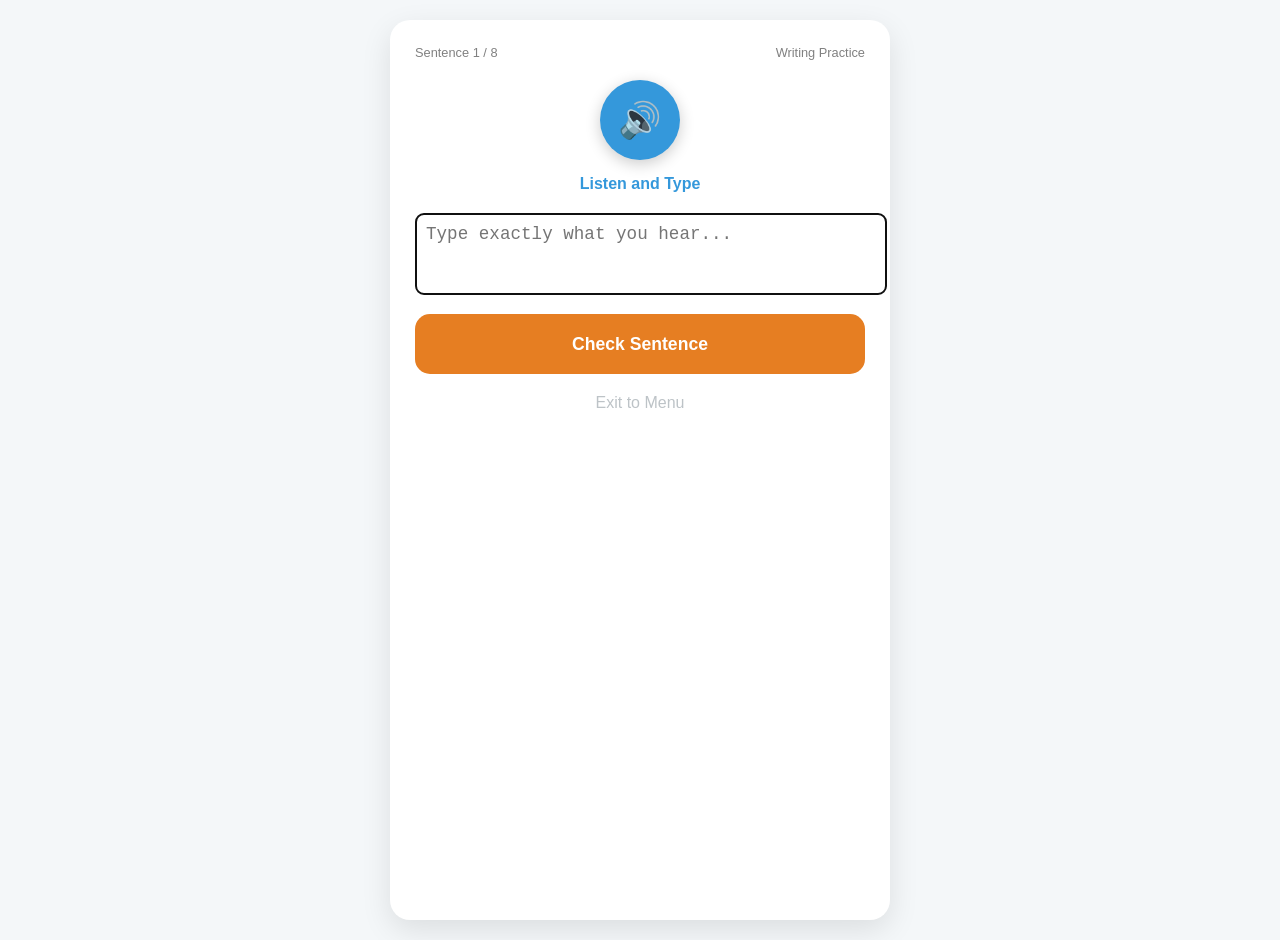
<file: writing_test.html>
<!DOCTYPE html>
<html lang="en">
<head>
    <meta charset="UTF-8">
    <meta name="viewport" content="width=device-width, initial-scale=1.0, maximum-scale=1.0, user-scalable=no">
    <title>Writing Test</title>
    <link rel="stylesheet" href="style.css">
    <script src="utils.js"></script>
</head>
<body>
    <div class="card">
        <div id="drill-ui">
            <div style="display:flex; justify-content:space-between; font-size:0.8rem; color:gray; margin-bottom:10px;">
                <span id="progress-text"></span>
                <span>Writing Practice</span>
            </div>
            
            <div style="text-align:center; margin: 20px 0;">
                <button onclick="speakNow()" style="background:var(--primary); border:none; border-radius:50%; width:80px; height:80px; cursor:pointer; font-size:35px; color:white; box-shadow: 0 4px 15px rgba(0,0,0,0.2);">🔊</button>
                <p style="margin-top:15px; color:var(--primary); font-weight:bold;">Listen and Type</p>
            </div>

            <textarea id="user-ans" placeholder="Type exactly what you hear..." rows="3" style="width:100%; padding:10px; border-radius:8px; border:1px solid #ccc; font-size:1.1rem; resize:none;"></textarea>
            
            <div id="result-mark" style="text-align:center; font-size:1.5rem; font-weight:bold; margin-top:15px; margin-bottom:10px;"></div>

            <div id="ans-box" style="display:none; padding:15px; background:#f9f9f9; border-radius:10px; margin-bottom:15px;">
                <div style="font-size:0.9rem; color:gray; margin-bottom:5px;">Correct Sentence:</div>
                <div id="real-ans" style="font-weight:bold; font-size:1.1rem; color:#333;"></div>
            </div>

            <button id="btn" class="btn" style="background:var(--accent); color:white; margin-top:10px;" onclick="handle()">Check Sentence</button>
        </div>
        
        <a href="index.html" class="back-link">Exit to Menu</a>
    </div>

    <script>
        // USCIS 공식 쓰기 시험 예문들 (필요시 별도 js 파일로 빼셔도 됩니다)
        const writingData = [
            "Washington is the father of our country.",
            "Lincoln was the President during the Civil War.",
            "Congress meets in Washington D.C.",
            "The President lives in the White House.",
            "Citizens have the right to vote.",
            "We pay taxes to the government.",
            "Thanksgiving is in November.",
            "The flag is red, white, and blue."
        ];

        let qs = [...writingData].sort(() => Math.random() - 0.5);
        let idx = 0;

        function show() {
            document.getElementById('progress-text').innerText = `Sentence ${idx + 1} / ${qs.length}`;
            // document.getElementById('q-text').innerText = qs[idx]; // 원하시면 화면에 표시 가능
            document.getElementById('user-ans').value = "";
            document.getElementById('user-ans').disabled = false;
            document.getElementById('ans-box').style.display = 'none';
            document.getElementById('result-mark').innerText = "";
            document.getElementById('btn').innerText = "Check Sentence";
            document.getElementById('user-ans').focus();
            setTimeout(speakNow, 500);
        }

        // 문장 읽어주기 (쓰기 시험은 듣고 쓰는 것이므로 TTS 활용)
        function speakNow() { speakText(qs[idx]); }

        // 쓰기 시험 전용 채점 로직 (마침표 등 제거 + 단어/띄어쓰기 엄격 검사)
        function checkWritingCorrect(user, real) {
            if (!user) return false;
            
            // 1. 소문자 변환
            // 2. 구두점(.,!?;:) 완벽 제거
            // 3. 연속된 여러 공백을 하나의 공백으로 통일
            // 4. 앞뒤 공백 제거
            const cleanUser = user.toLowerCase().replace(/[.,!?;:]/g, "").replace(/\s+/g, " ").trim();
            const cleanReal = real.toLowerCase().replace(/[.,!?;:]/g, "").replace(/\s+/g, " ").trim();
            
            // 두 결과가 스펠링과 띄어쓰기까지 완벽히 일치해야 true
            return cleanUser === cleanReal;
        }

        function handle() {
            const btn = document.getElementById('btn');
            const box = document.getElementById('ans-box');
            const mark = document.getElementById('result-mark');
            const user = document.getElementById('user-ans').value;

            if (box.style.display === 'none') {
                const isCorrect = checkWritingCorrect(user, qs[idx]);

                if (isCorrect) {
                    mark.innerText = "PERFECT! ✓";
                    mark.style.color = "var(--success)";
                } else {
                    mark.innerText = "INCORRECT ✗";
                    mark.style.color = "#e74c3c";
                }
                
                document.getElementById('real-ans').innerText = qs[idx];
                document.getElementById('user-ans').disabled = true;
                box.style.display = 'block';
                btn.innerText = "Next Sentence";
            } else {
                idx++;
                if (idx >= qs.length) {
                    alert("You have completed all writing practices! Restarting.");
                    qs = [...writingData].sort(() => Math.random() - 0.5);
                    idx = 0;
                }
                show();
            }
        }

        document.getElementById('user-ans').addEventListener('keypress', (e) => { 
            // 텍스트 영역이므로 엔터키를 치면 줄바꿈이 아니라 채점이 되도록 설정
            if(e.key==='Enter') {
                e.preventDefault();
                handle(); 
            }
        });
        show();
    </script>
</body>
</html>
</file>
<file: style.css>
:root {
    --primary: #3498db; --secondary: #2c3e50; --success: #27ae60;
    --accent: #e67e22; --writing: #8e44ad; --bg: #f4f7f9; --white: #ffffff;
}

body {
    font-family: -apple-system, BlinkMacSystemFont, "Segoe UI", Roboto, sans-serif;
    background-color: var(--bg); margin: 0; padding: 20px;
    display: flex; justify-content: center; min-height: 100vh;
}

.card {
    width: 100%; max-width: 500px; background: var(--white);
    padding: 25px; border-radius: 20px; box-shadow: 0 10px 30px rgba(0,0,0,0.1);
    box-sizing: border-box; animation: fadeIn 0.5s ease-in;
}

@keyframes fadeIn { from { opacity: 0; transform: translateY(10px); } to { opacity: 1; transform: translateY(0); } }

h1 { font-size: 1.6rem; color: var(--secondary); text-align: center; margin-bottom: 5px; }
.subtitle { text-align: center; color: #7f8c8d; font-size: 0.9rem; margin-bottom: 25px; }

.btn {
    width: 100%; min-height: 60px; border: none; border-radius: 15px;
    font-size: 1.1rem; font-weight: bold; cursor: pointer;
    display: flex; align-items: center; justify-content: center;
    text-decoration: none; margin-bottom: 12px; transition: 0.2s;
}
.btn:active { transform: scale(0.97); }

input[type="text"] {
    width: 100%; padding: 18px; font-size: 16px; border: 2px solid #eee;
    border-radius: 12px; box-sizing: border-box; margin: 15px 0; text-align: center;
}
input[type="text"]:focus { border-color: var(--primary); outline: none; }

.q-item { border-bottom: 1px solid #f0f0f0; padding: 15px 0; }
.question { font-weight: 700; color: #34495e; display: block; margin-bottom: 6px; }
.answer-text { color: var(--success); font-weight: 500; font-size: 0.95rem; }
.back-link { display: block; text-align: center; margin-top: 20px; color: #bdc3c7; text-decoration: none; }
</file>
